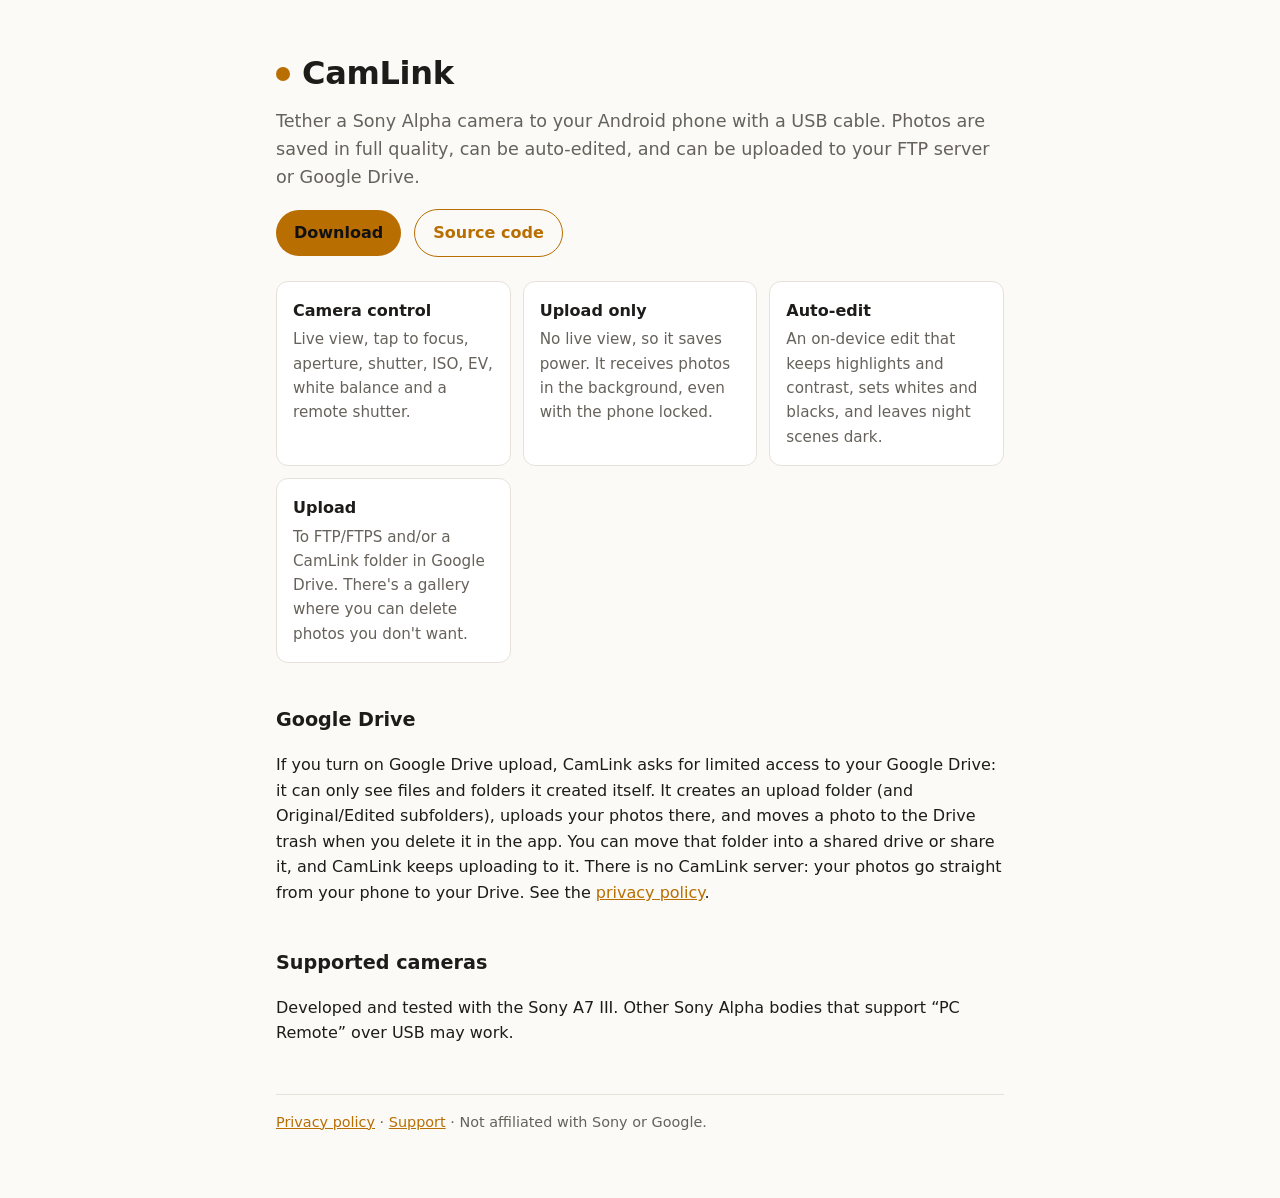
<file: docs/index.html>
<!doctype html>
<html lang="en">
<head>
  <meta charset="utf-8">
  <meta name="viewport" content="width=device-width, initial-scale=1">
  <title>CamLink</title>
  <meta name="description" content="Tether a Sony Alpha camera to an Android phone over USB, auto-edit and upload photos to FTP or Google Drive.">
  <link rel="stylesheet" href="style.css">
</head>
<body>
<main>
  <header><span class="dot"></span><h1>CamLink</h1></header>
  <p class="lead">Tether a Sony Alpha camera to your Android phone with a USB cable. Photos are saved in full quality,
    can be auto-edited, and can be uploaded to your FTP server or Google Drive.</p>

  <p>
    <a class="btn" href="https://github.com/roriloty/camlink-app/releases/latest">Download</a>
    <a class="btn alt" href="https://github.com/roriloty/camlink-app">Source code</a>
  </p>

  <div class="cards">
    <div class="card"><h3>Camera control</h3><p>Live view, tap to focus, aperture, shutter, ISO, EV, white balance and a remote shutter.</p></div>
    <div class="card"><h3>Upload only</h3><p>No live view, so it saves power. It receives photos in the background, even with the phone locked.</p></div>
    <div class="card"><h3>Auto-edit</h3><p>An on-device edit that keeps highlights and contrast, sets whites and blacks, and leaves night scenes dark.</p></div>
    <div class="card"><h3>Upload</h3><p>To FTP/FTPS and/or a CamLink folder in Google Drive. There's a gallery where you can delete photos you don't want.</p></div>
  </div>

  <h2>Google Drive</h2>
  <p>If you turn on Google Drive upload, CamLink asks for limited access to your Google Drive: it can only see files and
    folders it created itself. It creates an upload folder (and Original/Edited subfolders), uploads your photos there, and moves
    a photo to the Drive trash when you delete it in the app. You can move that folder into a shared drive or share it, and
    CamLink keeps uploading to it. There is no CamLink server: your photos go straight from your phone to your Drive.
    See the <a href="privacy.html">privacy policy</a>.</p>

  <h2>Supported cameras</h2>
  <p>Developed and tested with the Sony A7 III. Other Sony Alpha bodies that support “PC Remote” over USB may work.</p>

  <footer>
    <a href="privacy.html">Privacy policy</a> ·
    <a href="https://github.com/roriloty/camlink-app/issues">Support</a> ·
    Not affiliated with Sony or Google.
  </footer>
</main>
</body>
</html>
</file>
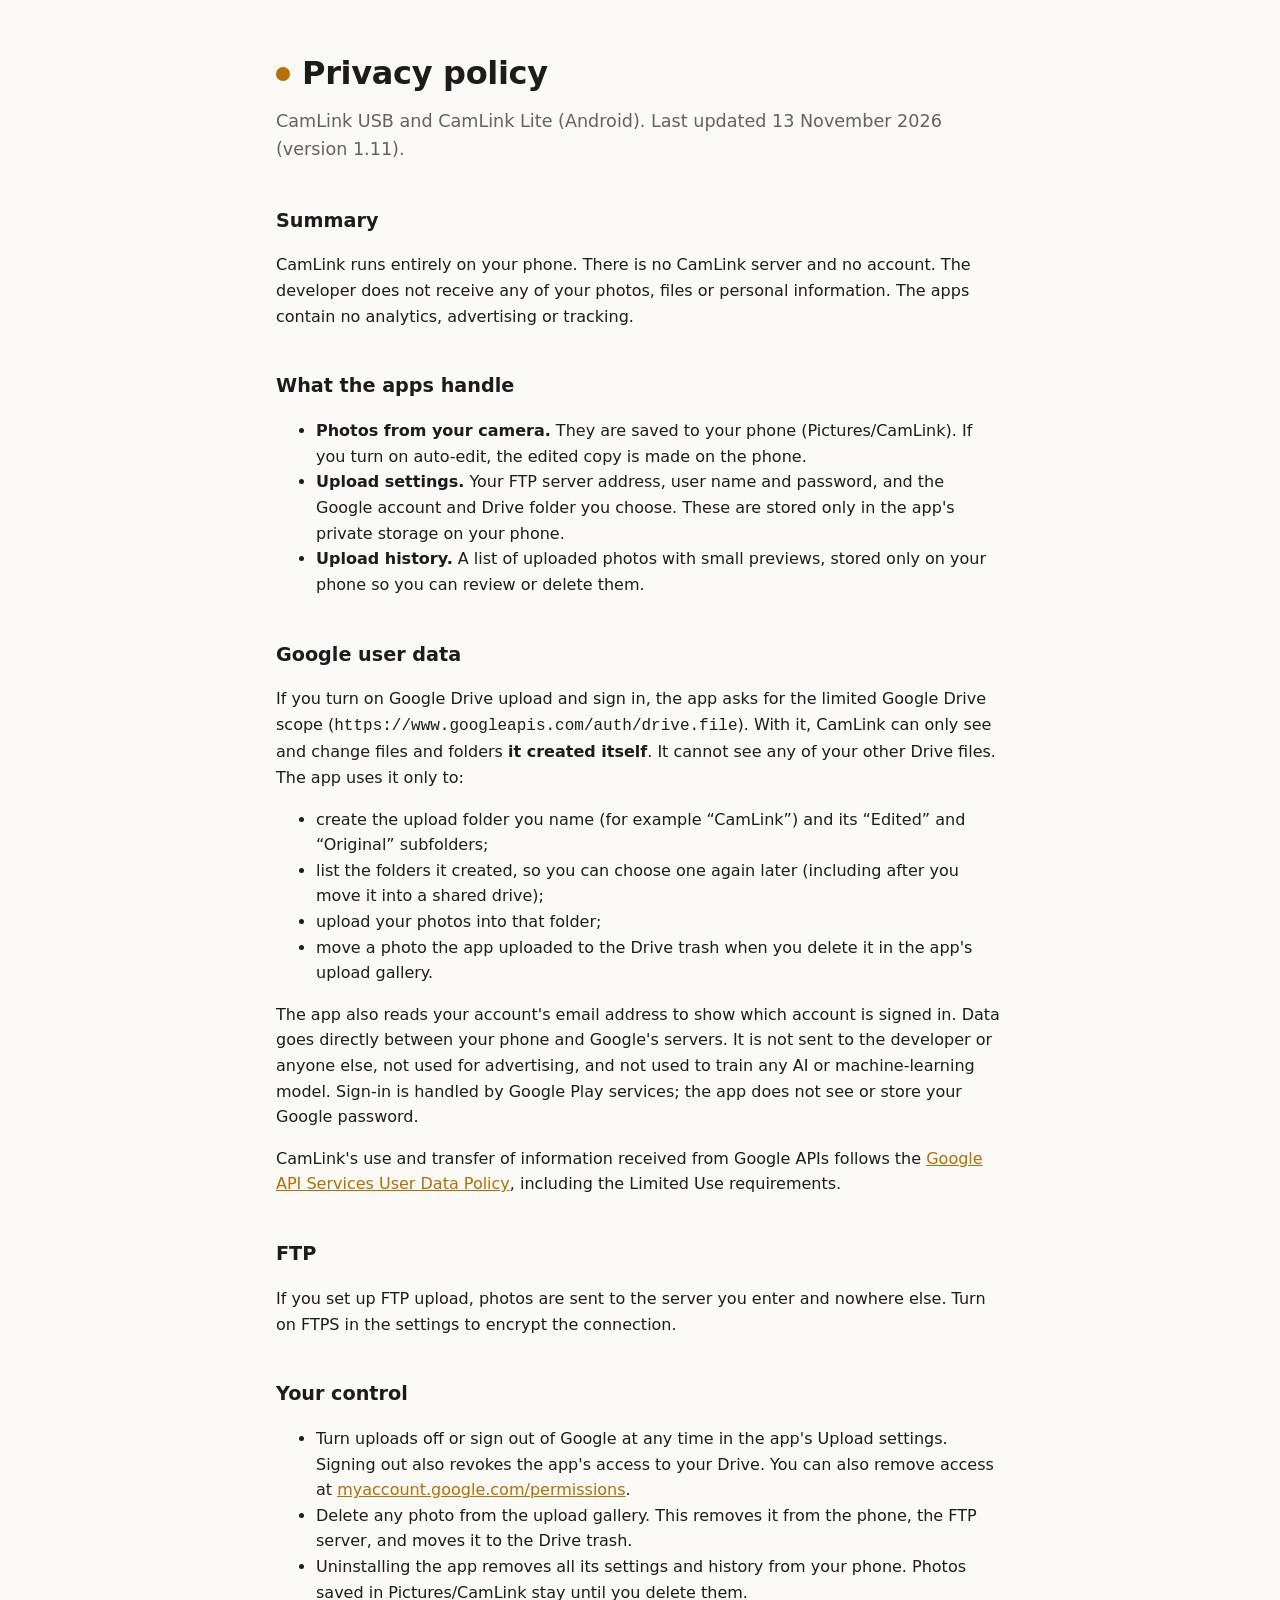
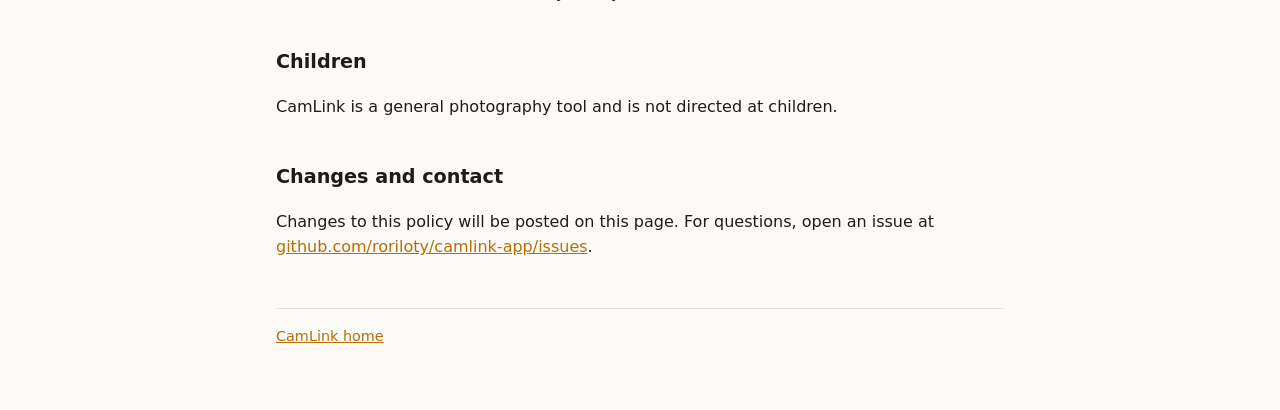
<file: docs/privacy.html>
<!doctype html>
<html lang="en">
<head>
  <meta charset="utf-8">
  <meta name="viewport" content="width=device-width, initial-scale=1">
  <title>CamLink Privacy</title>
  <link rel="stylesheet" href="style.css">
</head>
<body>
<main>
  <header><span class="dot"></span><h1>Privacy policy</h1></header>
  <p class="lead">CamLink USB and CamLink Lite (Android). Last updated 13 November 2026 (version 1.11).</p>

  <h2>Summary</h2>
  <p>CamLink runs entirely on your phone. There is no CamLink server and no account. The developer does not receive
    any of your photos, files or personal information. The apps contain no analytics, advertising or tracking.</p>

  <h2>What the apps handle</h2>
  <ul>
    <li><strong>Photos from your camera.</strong> They are saved to your phone (Pictures/CamLink). If you turn on auto-edit, the
      edited copy is made on the phone.</li>
    <li><strong>Upload settings.</strong> Your FTP server address, user name and password, and the Google account and Drive folder
      you choose. These are stored only in the app's private storage on your phone.</li>
    <li><strong>Upload history.</strong> A list of uploaded photos with small previews, stored only on your phone so you can review or delete them.</li>
  </ul>

  <h2>Google user data</h2>
  <p>If you turn on Google Drive upload and sign in, the app asks for the limited Google Drive scope
    (<code>https://www.googleapis.com/auth/drive.file</code>). With it, CamLink can only see and change files and folders
    <strong>it created itself</strong>. It cannot see any of your other Drive files. The app uses it only to:</p>
  <ul>
    <li>create the upload folder you name (for example “CamLink”) and its “Edited” and “Original” subfolders;</li>
    <li>list the folders it created, so you can choose one again later (including after you move it into a shared drive);</li>
    <li>upload your photos into that folder;</li>
    <li>move a photo the app uploaded to the Drive trash when you delete it in the app's upload gallery.</li>
  </ul>
  <p>The app also reads your account's email address to show which account is signed in. Data goes directly between your phone
    and Google's servers. It is not sent to the developer or anyone else, not used for advertising, and not used to train any AI or
    machine-learning model. Sign-in is handled by Google Play services; the app does not see or store your Google password.</p>
  <p>CamLink's use and transfer of information received from Google APIs follows the
    <a href="https://developers.google.com/terms/api-services-user-data-policy">Google API Services User Data Policy</a>,
    including the Limited Use requirements.</p>

  <h2>FTP</h2>
  <p>If you set up FTP upload, photos are sent to the server you enter and nowhere else. Turn on FTPS in the settings to encrypt the connection.</p>

  <h2>Your control</h2>
  <ul>
    <li>Turn uploads off or sign out of Google at any time in the app's Upload settings. Signing out also revokes the app's access to your Drive.
      You can also remove access at <a href="https://myaccount.google.com/permissions">myaccount.google.com/permissions</a>.</li>
    <li>Delete any photo from the upload gallery. This removes it from the phone, the FTP server, and moves it to the Drive trash.</li>
    <li>Uninstalling the app removes all its settings and history from your phone. Photos saved in Pictures/CamLink stay until you delete them.</li>
  </ul>

  <h2>Children</h2>
  <p>CamLink is a general photography tool and is not directed at children.</p>

  <h2>Changes and contact</h2>
  <p>Changes to this policy will be posted on this page. For questions, open an issue at
    <a href="https://github.com/roriloty/camlink-app/issues">github.com/roriloty/camlink-app/issues</a>.</p>

  <footer><a href="index.html">CamLink home</a></footer>
</main>
</body>
</html>
</file>
<file: docs/style.css>
:root {
  --bg: #fbfaf7; --fg: #1d1c1a; --dim: #66625b; --card: #ffffff; --line: #e6e2da; --accent: #b86e00;
}
@media (prefers-color-scheme: dark) {
  :root { --bg: #0e0e11; --fg: #ecebe8; --dim: #a19d96; --card: #17171c; --line: #2a2a31; --accent: #ffb300; }
}
* { box-sizing: border-box; }
body {
  margin: 0; background: var(--bg); color: var(--fg);
  font: 16px/1.6 system-ui, -apple-system, "Segoe UI", Roboto, sans-serif;
}
main { max-width: 760px; margin: 0 auto; padding: 48px 16px 64px; }
header { display: flex; align-items: center; gap: 12px; margin-bottom: 8px; }
.dot { width: 14px; height: 14px; border-radius: 50%; background: var(--accent); flex: none; }
h1 { font-size: 2rem; margin: 0; letter-spacing: -0.01em; }
h2 { font-size: 1.2rem; margin: 2.2em 0 0.4em; }
p, li { color: var(--fg); }
.lead { color: var(--dim); font-size: 1.1rem; margin-top: 0; }
.muted { color: var(--dim); font-size: 0.9rem; }
a { color: var(--accent); }
.cards { display: grid; grid-template-columns: repeat(auto-fit, minmax(220px, 1fr)); gap: 12px; margin: 24px 0; }
.card { background: var(--card); border: 1px solid var(--line); border-radius: 12px; padding: 16px; }
.card h3 { margin: 0 0 4px; font-size: 1rem; }
.card p { margin: 0; color: var(--dim); font-size: 0.95rem; }
.btn {
  display: inline-block; padding: 10px 18px; border-radius: 999px; background: var(--accent); color: #111;
  text-decoration: none; font-weight: 600; margin-right: 8px;
}
.btn.alt { background: transparent; color: var(--accent); border: 1px solid var(--accent); }
footer { margin-top: 48px; padding-top: 16px; border-top: 1px solid var(--line); color: var(--dim); font-size: 0.9rem; }
</file>
